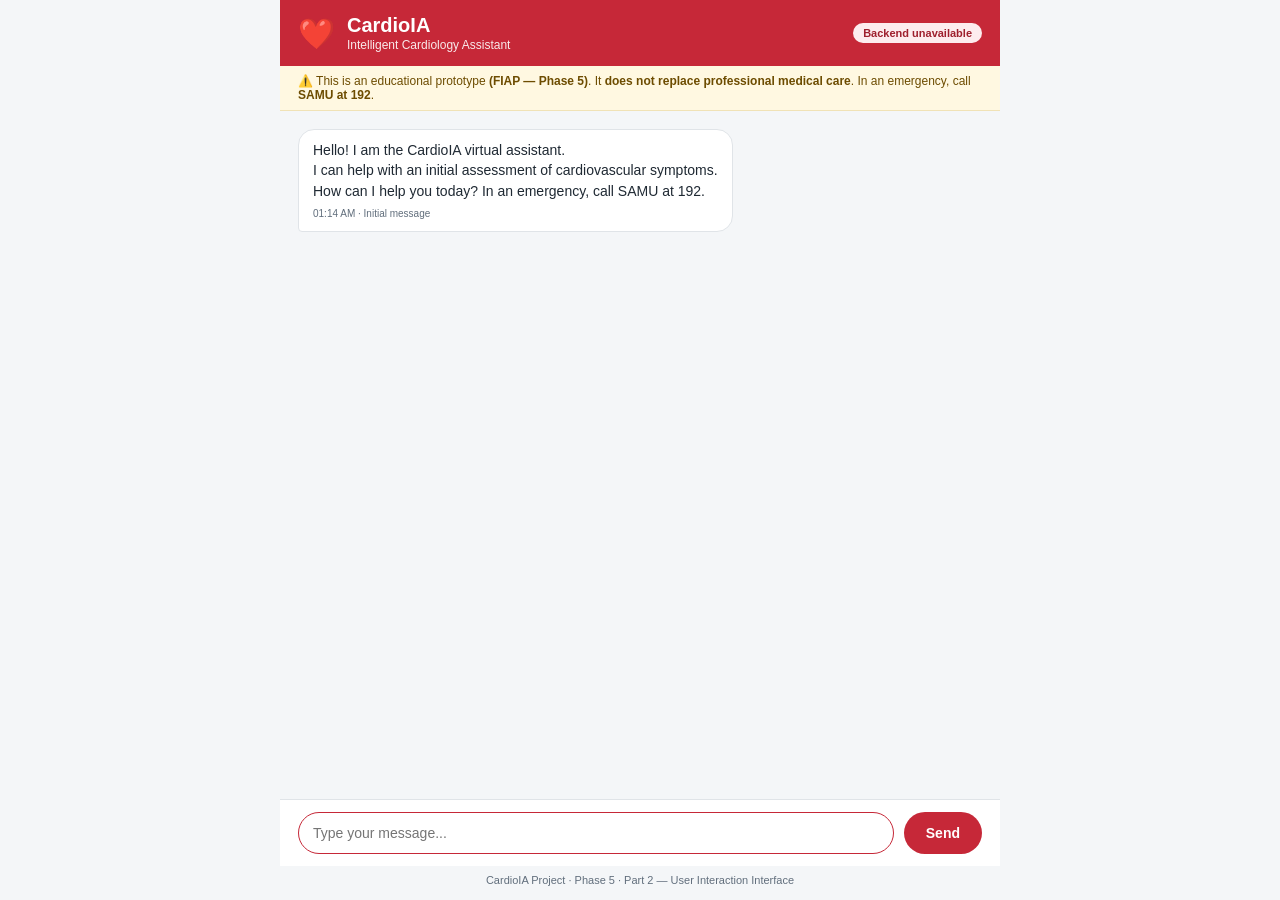
<file: src/frontend/index.html>
<!DOCTYPE html>
<html lang="en">

<head>
    <meta charset="UTF-8">

    <meta
        name="viewport"
        content="width=device-width, initial-scale=1.0"
    >

    <meta
        name="description"
        content="CardioIA - Cardiology Conversational Assistant developed for FIAP."
    >

    <title>CardioIA — Cardiology Assistant</title>

    <link
        rel="stylesheet"
        href="css/style.css"
    >
</head>


<body>

    <div class="app">

        <!-- Application header -->
        <header class="header">

            <div class="header-title">

                <span
                    class="logo"
                    aria-hidden="true"
                >
                    ❤️
                </span>

                <div>
                    <h1>CardioIA</h1>

                    <p class="subtitle">
                        Intelligent Cardiology Assistant
                    </p>
                </div>

            </div>

            <span
                id="status-badge"
                class="badge badge-offline"
                title="Backend connection status"
            >
                Checking...
            </span>

        </header>


        <!-- Medical disclaimer -->
        <p
            class="disclaimer"
            role="note"
        >
            ⚠️ This is an educational prototype
            <strong>(FIAP — Phase 5)</strong>.
            It <strong>does not replace professional medical care</strong>.
            In an emergency, call <strong>SAMU at 192</strong>.
        </p>


        <!-- Conversation area -->
        <main
            id="chat"
            class="chat"
            aria-live="polite"
            aria-label="Conversation with the assistant"
        >
        </main>


        <!-- Message input -->
        <form
            id="chat-form"
            class="composer"
            autocomplete="off"
        >

            <input
                id="chat-input"
                type="text"
                placeholder="Type your message..."
                aria-label="Message to the assistant"
                maxlength="500"
                required
            >

            <button
                id="send-btn"
                type="submit"
                aria-label="Send message"
            >
                Send
            </button>

        </form>


        <footer class="footer">
            CardioIA Project · Phase 5 · Part 2 —
            User Interaction Interface
        </footer>

    </div>


    <script src="js/app.js"></script>

</body>

</html>
</file>
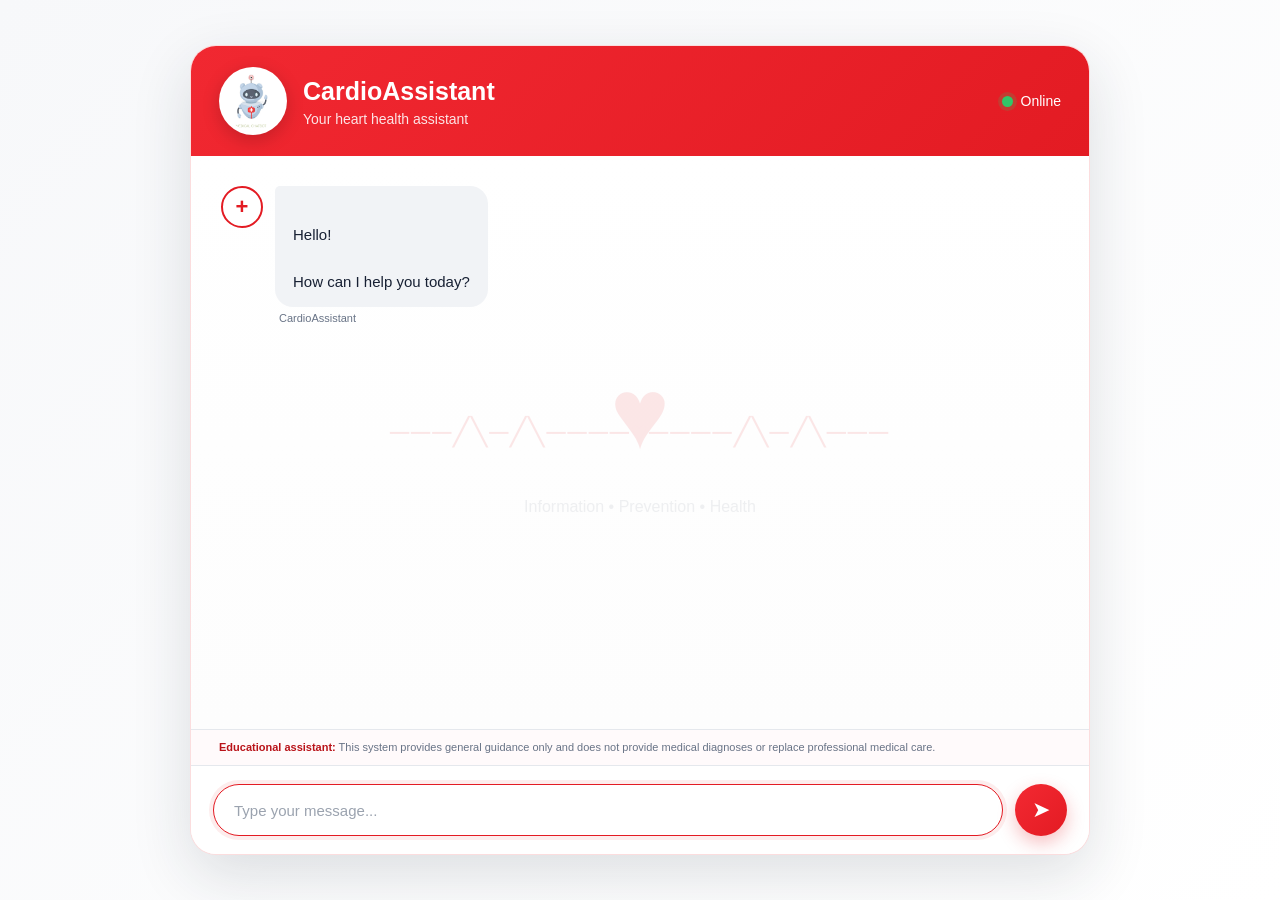
<file: src/part1-watson/templates/index.html>
<!DOCTYPE html>
<html lang="en">
<head>
    <meta charset="UTF-8">
    <meta name="viewport" content="width=device-width, initial-scale=1.0">

    <meta
        name="description"
        content="Cardiology Conversational Assistant powered by IBM watsonx Assistant."
    >

    <title>CardioAssistant</title>

    <link
        rel="stylesheet"
        href="../static/css/style.css"
    >
</head>

<body>

    <main class="page">

        <section class="chat-widget">

            <!-- Application header -->
            <header class="chat-header">

                <div class="assistant-profile">
                    <div class="header-avatar">
                      <img
                          src="../static/images/assistant-avatar.png"
                          alt="CardioAssistant">
                    </div>

                    <div class="assistant-info">
                        <h1>CardioAssistant</h1>
                        <p>Your heart health assistant</p>
                    </div>
                </div>

                <div class="status">
                    <span class="status-dot"></span>
                    <span>Online</span>
                </div>

            </header>


            <!-- Conversation area -->
            <section
                id="chat-messages"
                class="chat-messages"
                aria-live="polite"
                aria-label="Conversation"
            >

                <!-- Initial assistant message -->
                <article class="message-row assistant-row">

                    <div class="message-avatar">
                        <span>+</span>
                    </div>

                    <div class="message-wrapper">

                        <div class="message assistant-message">
                            Hello!<br>
                            How can I help you today?
                        </div>

                        <span class="message-time">
                            CardioAssistant
                        </span>

                    </div>

                </article>


                <!-- Decorative empty-state content -->
                <div
                    id="chat-background"
                    class="chat-background"
                    aria-hidden="true"
                >

                    <div class="heart-icon">
                        ♥
                    </div>

                    <div class="heartbeat">
                        ───╱╲─╱╲────♥────╱╲─╱╲───
                    </div>

                    <p>
                        Information • Prevention • Health
                    </p>

                </div>

            </section>


            <!-- Medical disclaimer -->
            <aside class="medical-disclaimer">
                <strong>Educational assistant:</strong>
                This system provides general guidance only and does not
                provide medical diagnoses or replace professional medical care.
            </aside>


            <!-- Message input -->
            <form
                id="chat-form"
                class="chat-input-area"
                autocomplete="off"
            >

                <input
                    id="message-input"
                    type="text"
                    placeholder="Type your message..."
                    aria-label="Type your message"
                    maxlength="500"
                    required
                >

                <button
                    id="send-button"
                    class="send-button"
                    type="submit"
                    aria-label="Send message"
                    title="Send message"
                >
                    ➤
                </button>

            </form>

        </section>

    </main>


    <script
        src="../static/js/chat.js"
    ></script>

</body>
</html>
</file>
<file: src/frontend/css/style.css>
:root {
  --red: #c62838;
  --dark-red: #9e1f2d;

  --background: #f4f6f8;
  --surface: #ffffff;

  --text: #1f2933;
  --soft-text: #616e7c;

  --user-bubble: #c62838;
  --bot-bubble: #ffffff;

  --border: #e0e4e8;

  --success: #1e8e3e;
}


* {
  box-sizing: border-box;
}


body {
  margin: 0;

  font-family:
    -apple-system,
    BlinkMacSystemFont,
    "Segoe UI",
    Roboto,
    Arial,
    sans-serif;

  background: var(--background);
  color: var(--text);
}


.app {
  max-width: 720px;
  min-height: 100vh;

  margin: 0 auto;

  display: flex;
  flex-direction: column;

  background: var(--background);
}


/* Header */

.header {
  display: flex;
  align-items: center;
  justify-content: space-between;

  gap: 12px;

  padding: 14px 18px;

  background: var(--red);
  color: #ffffff;
}


.header-title {
  display: flex;
  align-items: center;

  gap: 12px;
}


.logo {
  font-size: 30px;
}


.header h1 {
  margin: 0;

  font-size: 20px;
  line-height: 1.1;
}


.subtitle {
  margin: 2px 0 0;

  font-size: 12px;

  opacity: 0.9;
}


/* Connection status */

.badge {
  padding: 4px 10px;

  border-radius: 999px;

  font-size: 11px;
  font-weight: 600;

  white-space: nowrap;
}


.badge-online {
  background: #e6f4ea;
  color: var(--success);
}


.badge-offline {
  background: #fdecee;
  color: var(--dark-red);
}


/* Medical disclaimer */

.disclaimer {
  margin: 0;

  padding: 8px 18px;

  border-bottom: 1px solid #f0e2b6;

  background: #fff8e1;
  color: #6d4c00;

  font-size: 12px;
}


/* Chat */

.chat {
  flex: 1;

  display: flex;
  flex-direction: column;

  gap: 10px;

  padding: 18px;

  overflow-y: auto;
}


.msg {
  max-width: 82%;

  padding: 10px 14px;

  border-radius: 16px;

  font-size: 14px;
  line-height: 1.45;

  white-space: pre-wrap;
  word-wrap: break-word;

  animation: enter 0.18s ease-out;
}


@keyframes enter {
  from {
    opacity: 0;
    transform: translateY(4px);
  }

  to {
    opacity: 1;
    transform: translateY(0);
  }
}


.msg-usuario {
  align-self: flex-end;

  background: var(--user-bubble);
  color: #ffffff;

  border-bottom-right-radius: 4px;
}


.msg-bot {
  align-self: flex-start;

  background: var(--bot-bubble);

  border: 1px solid var(--border);
  border-bottom-left-radius: 4px;
}


.msg-erro {
  align-self: center;

  background: #fdecee;
  color: var(--dark-red);

  border: 1px solid #f5c2c7;

  font-size: 13px;
}


.msg-meta {
  display: block;

  margin-top: 6px;

  color: var(--soft-text);

  font-size: 10px;
}


.msg-usuario .msg-meta {
  color: rgba(255, 255, 255, 0.75);
}


/* Typing indicator */

.digitando {
  display: inline-flex;

  gap: 4px;

  padding: 4px 2px;
}


.digitando span {
  width: 7px;
  height: 7px;

  border-radius: 50%;

  background: var(--soft-text);

  animation: pulse 1s infinite ease-in-out;
}


.digitando span:nth-child(2) {
  animation-delay: 0.15s;
}


.digitando span:nth-child(3) {
  animation-delay: 0.3s;
}


@keyframes pulse {
  0%,
  100% {
    opacity: 0.3;
  }

  50% {
    opacity: 1;
  }
}


/* Message input */

.composer {
  display: flex;

  gap: 10px;

  padding: 12px 18px;

  background: var(--surface);

  border-top: 1px solid var(--border);
}


.composer input {
  flex: 1;

  padding: 12px 14px;

  border: 1px solid var(--border);
  border-radius: 999px;

  outline: none;

  font-size: 14px;
}


.composer input:focus {
  border-color: var(--red);
}


.composer button {
  padding: 0 22px;

  border: none;
  border-radius: 999px;

  background: var(--red);
  color: #ffffff;

  font-size: 14px;
  font-weight: 600;

  cursor: pointer;
}


.composer button:disabled {
  opacity: 0.5;

  cursor: not-allowed;
}


.composer button:hover:not(:disabled) {
  background: var(--dark-red);
}


/* Footer */

.footer {
  padding: 8px 0 14px;

  color: var(--soft-text);

  text-align: center;

  font-size: 11px;
}


/* Mobile */

@media (max-width: 480px) {
  .msg {
    max-width: 92%;
  }

  .header h1 {
    font-size: 17px;
  }
}
</file>
<file: src/part1-watson/static/css/style.css>
:root {
    --primary: #e31b23;
    --primary-dark: #b91319;
    --primary-light: #fff1f2;

    --background: #f5f6f8;
    --surface: #ffffff;

    --text: #172033;
    --text-secondary: #687386;

    --border: #e5e8ed;

    --assistant-message: #f1f3f6;
    --user-message: #e31b23;

    --success: #31c768;

    --shadow:
        0 20px 60px rgba(30, 40, 60, 0.14);
}


* {
    box-sizing: border-box;
    margin: 0;
    padding: 0;
}


html,
body {
    min-height: 100%;
}


body {
    min-height: 100vh;

    font-family:
        Inter,
        -apple-system,
        BlinkMacSystemFont,
        "Segoe UI",
        Arial,
        sans-serif;

    background:
        linear-gradient(
            135deg,
            #f7f8fa,
            #ffffff
        );

    color: var(--text);
}

.header-avatar img {
    width: 100%;
    height: 100%;
    object-fit: cover;
    border-radius: 50%;
}

button,
input {
    font: inherit;
}


/* Main page */

.page {
    min-height: 100vh;

    display: flex;
    align-items: center;
    justify-content: center;

    padding: 30px;
}


/* Chat window */

.chat-widget {
    width: min(100%, 900px);
    height: min(850px, 90vh);

    display: flex;
    flex-direction: column;

    background: var(--surface);

    border: 1px solid rgba(227, 27, 35, 0.15);
    border-radius: 26px;

    overflow: hidden;

    box-shadow: var(--shadow);
}


/* Header */

.chat-header {
    min-height: 110px;

    display: flex;
    align-items: center;
    justify-content: space-between;

    padding: 20px 28px;

    color: white;

    background:
        linear-gradient(
            135deg,
            #f12831,
            var(--primary)
        );
}


.assistant-profile {
    display: flex;
    align-items: center;
    gap: 16px;
}


.header-avatar {
    width: 68px;
    height: 68px;

    display: flex;
    align-items: center;
    justify-content: center;

    flex-shrink: 0;

    border: 4px solid rgba(255, 255, 255, 0.85);
    border-radius: 50%;

    background: white;

    box-shadow:
        0 5px 18px rgba(0, 0, 0, 0.18);
}


.header-avatar span {
    width: 28px;
    height: 28px;

    display: flex;
    align-items: center;
    justify-content: center;

    border-radius: 8px;

    background: var(--primary);

    color: white;

    font-size: 23px;
    font-weight: 700;
}


.assistant-info h1 {
    font-size: 25px;
    line-height: 1.2;
}


.assistant-info p {
    margin-top: 5px;

    font-size: 14px;

    opacity: 0.88;
}


.status {
    display: flex;
    align-items: center;
    gap: 8px;

    font-size: 14px;
    font-weight: 500;
}


.status-dot {
    width: 11px;
    height: 11px;

    border-radius: 50%;

    background: var(--success);

    box-shadow:
        0 0 0 4px rgba(49, 199, 104, 0.18);
}


/* Conversation */

.chat-messages {
    position: relative;

    flex: 1;

    display: flex;
    flex-direction: column;
    gap: 18px;

    padding: 30px;

    overflow-y: auto;

    scroll-behavior: smooth;

    background:
        linear-gradient(
            180deg,
            #ffffff,
            #fdfdfd
        );
}


.message-row {
    position: relative;

    z-index: 2;

    width: 100%;

    display: flex;
    gap: 12px;
}


.assistant-row {
    justify-content: flex-start;
}


.user-row {
    justify-content: flex-end;
}


.message-avatar {
    width: 42px;
    height: 42px;

    display: flex;
    align-items: center;
    justify-content: center;

    flex-shrink: 0;

    border: 2px solid var(--primary);
    border-radius: 50%;

    background: white;

    color: var(--primary);

    font-size: 22px;
    font-weight: 700;
}


.message-wrapper {
    max-width: 72%;
}


.message {
    padding: 14px 18px;

    border-radius: 18px;

    font-size: 15px;
    line-height: 1.55;

    white-space: pre-line;

    overflow-wrap: anywhere;
}


.assistant-message {
    border-top-left-radius: 5px;

    background: var(--assistant-message);

    color: var(--text);
}


.user-message {
    border-top-right-radius: 5px;

    background:
        linear-gradient(
            135deg,
            #ef3138,
            var(--primary)
        );

    color: white;

    box-shadow:
        0 5px 14px rgba(227, 27, 35, 0.18);
}


.user-row .message-wrapper {
    display: flex;
    flex-direction: column;
    align-items: flex-end;
}


.message-time {
    display: block;

    margin-top: 5px;
    padding: 0 4px;

    color: var(--text-secondary);

    font-size: 11px;
}


/* Empty chat decoration */

.chat-background {
    position: absolute;

    inset: 0;

    display: flex;
    flex-direction: column;
    align-items: center;
    justify-content: center;

    pointer-events: none;

    opacity: 0.10;
}


.heart-icon {
    color: var(--primary);

    font-size: 100px;

    line-height: 0.9;
}


.heartbeat {
    margin-top: -42px;

    color: var(--primary);

    font-size: 27px;
    letter-spacing: 2px;
}


.chat-background p {
    margin-top: 50px;

    color: var(--text-secondary);

    font-size: 16px;
    font-weight: 500;
}


/* Disclaimer */

.medical-disclaimer {
    padding: 10px 28px;

    border-top: 1px solid var(--border);

    background: #fffafb;

    color: var(--text-secondary);

    font-size: 11px;
    line-height: 1.4;
}


.medical-disclaimer strong {
    color: var(--primary-dark);
}


/* Input */

.chat-input-area {
    display: flex;
    align-items: center;
    gap: 12px;

    padding: 18px 22px;

    border-top: 1px solid var(--border);

    background: white;
}


.chat-input-area input {
    flex: 1;

    height: 52px;

    padding: 0 20px;

    border: 1px solid #dce0e6;
    border-radius: 30px;

    outline: none;

    background: #fafbfc;

    color: var(--text);

    font-size: 15px;

    transition:
        border-color 0.2s,
        box-shadow 0.2s,
        background 0.2s;
}


.chat-input-area input::placeholder {
    color: #9ba3af;
}


.chat-input-area input:focus {
    border-color: var(--primary);

    background: white;

    box-shadow:
        0 0 0 4px rgba(227, 27, 35, 0.08);
}


.send-button {
    width: 52px;
    height: 52px;

    display: flex;
    align-items: center;
    justify-content: center;

    flex-shrink: 0;

    border: none;
    border-radius: 50%;

    background:
        linear-gradient(
            135deg,
            #f32932,
            var(--primary)
        );

    color: white;

    font-size: 22px;

    cursor: pointer;

    box-shadow:
        0 7px 18px rgba(227, 27, 35, 0.28);

    transition:
        transform 0.15s,
        opacity 0.15s;
}


.send-button:hover {
    transform: translateY(-2px);
}


.send-button:active {
    transform: translateY(0);
}


.send-button:disabled {
    opacity: 0.45;

    cursor: not-allowed;

    transform: none;
}


/* Scrollbar */

.chat-messages::-webkit-scrollbar {
    width: 6px;
}


.chat-messages::-webkit-scrollbar-thumb {
    border-radius: 10px;

    background: #d4d7dc;
}


/* Mobile */

@media (max-width: 650px) {

    .page {
        padding: 0;
    }


    .chat-widget {
        width: 100%;
        height: 100vh;

        border: none;
        border-radius: 0;

        box-shadow: none;
    }


    .chat-header {
        min-height: 90px;

        padding: 15px 18px;
    }


    .header-avatar {
        width: 52px;
        height: 52px;
    }


    .assistant-info h1 {
        font-size: 20px;
    }


    .assistant-info p {
        font-size: 12px;
    }


    .status span:last-child {
        display: none;
    }


    .chat-messages {
        padding: 20px 16px;
    }


    .message-wrapper {
        max-width: 82%;
    }


    .medical-disclaimer {
        padding: 8px 16px;
    }


    .chat-input-area {
        padding: 12px 14px;
    }

}
</file>
